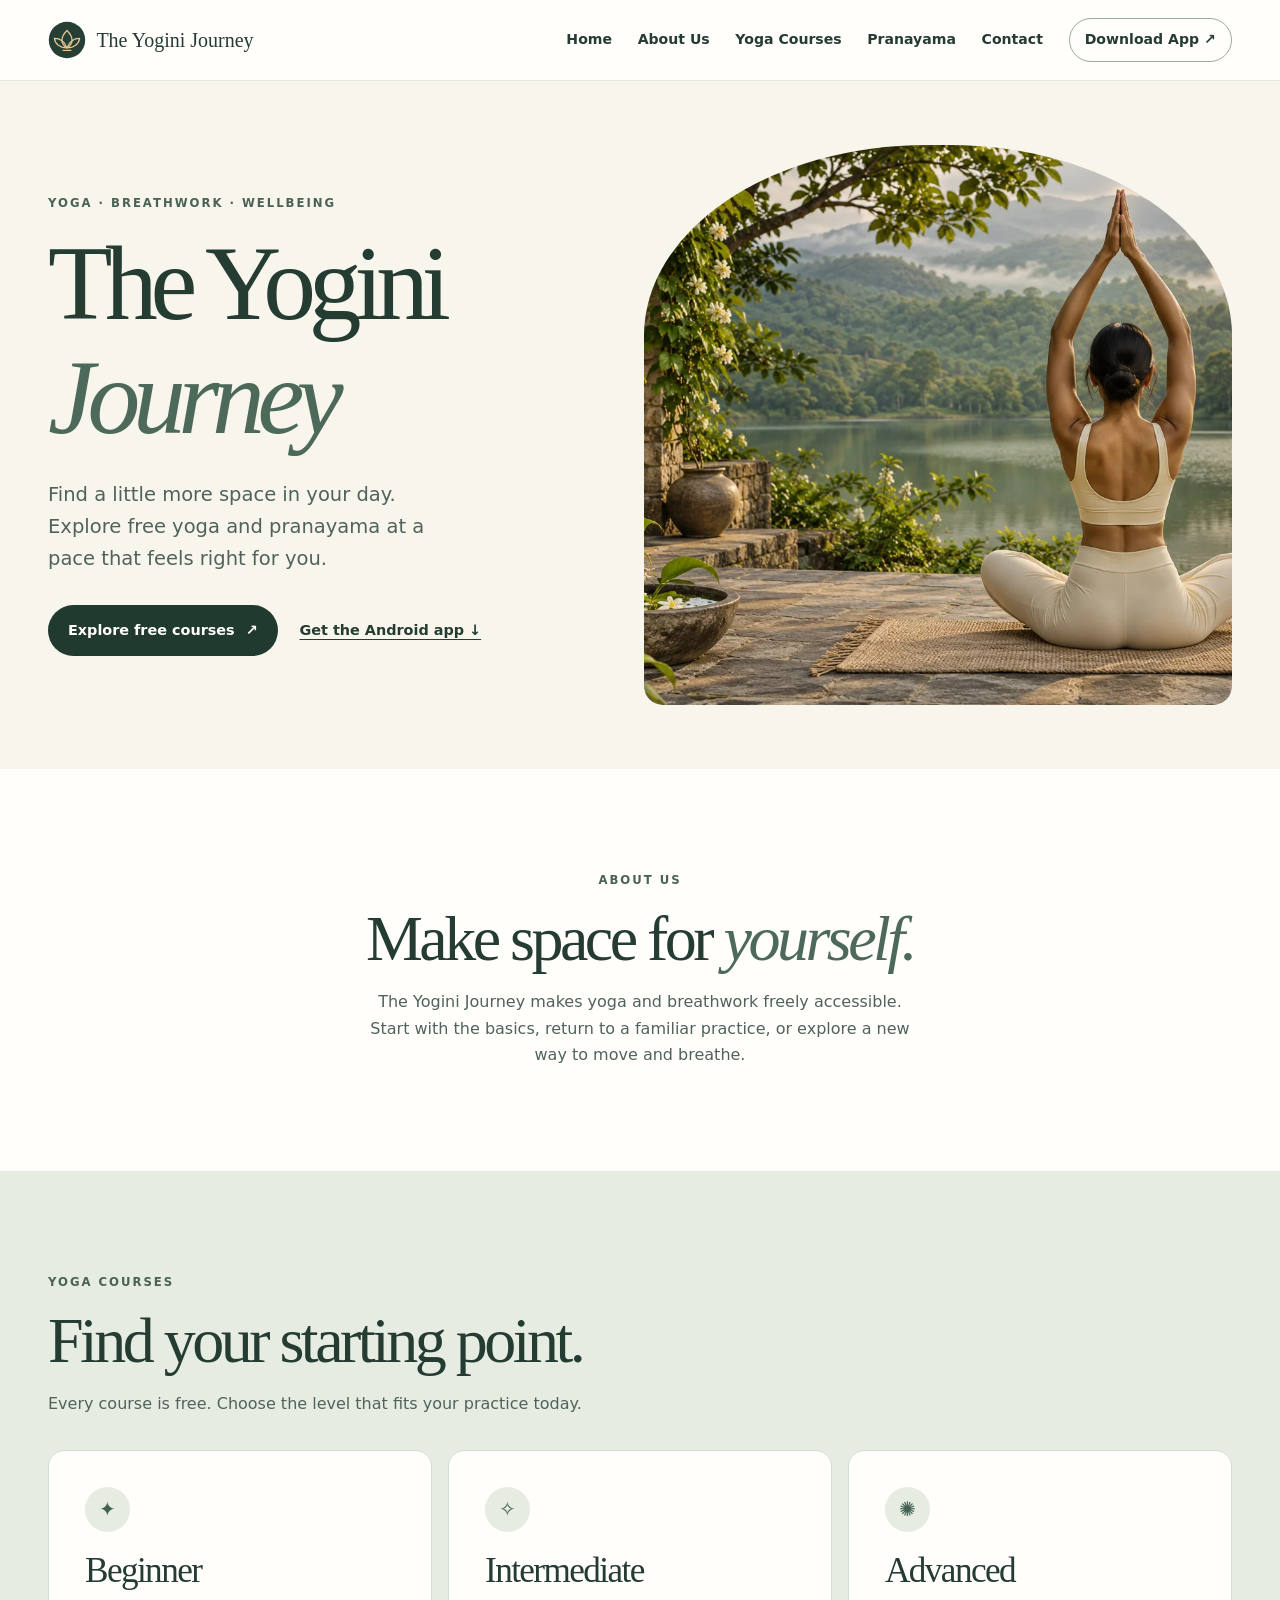
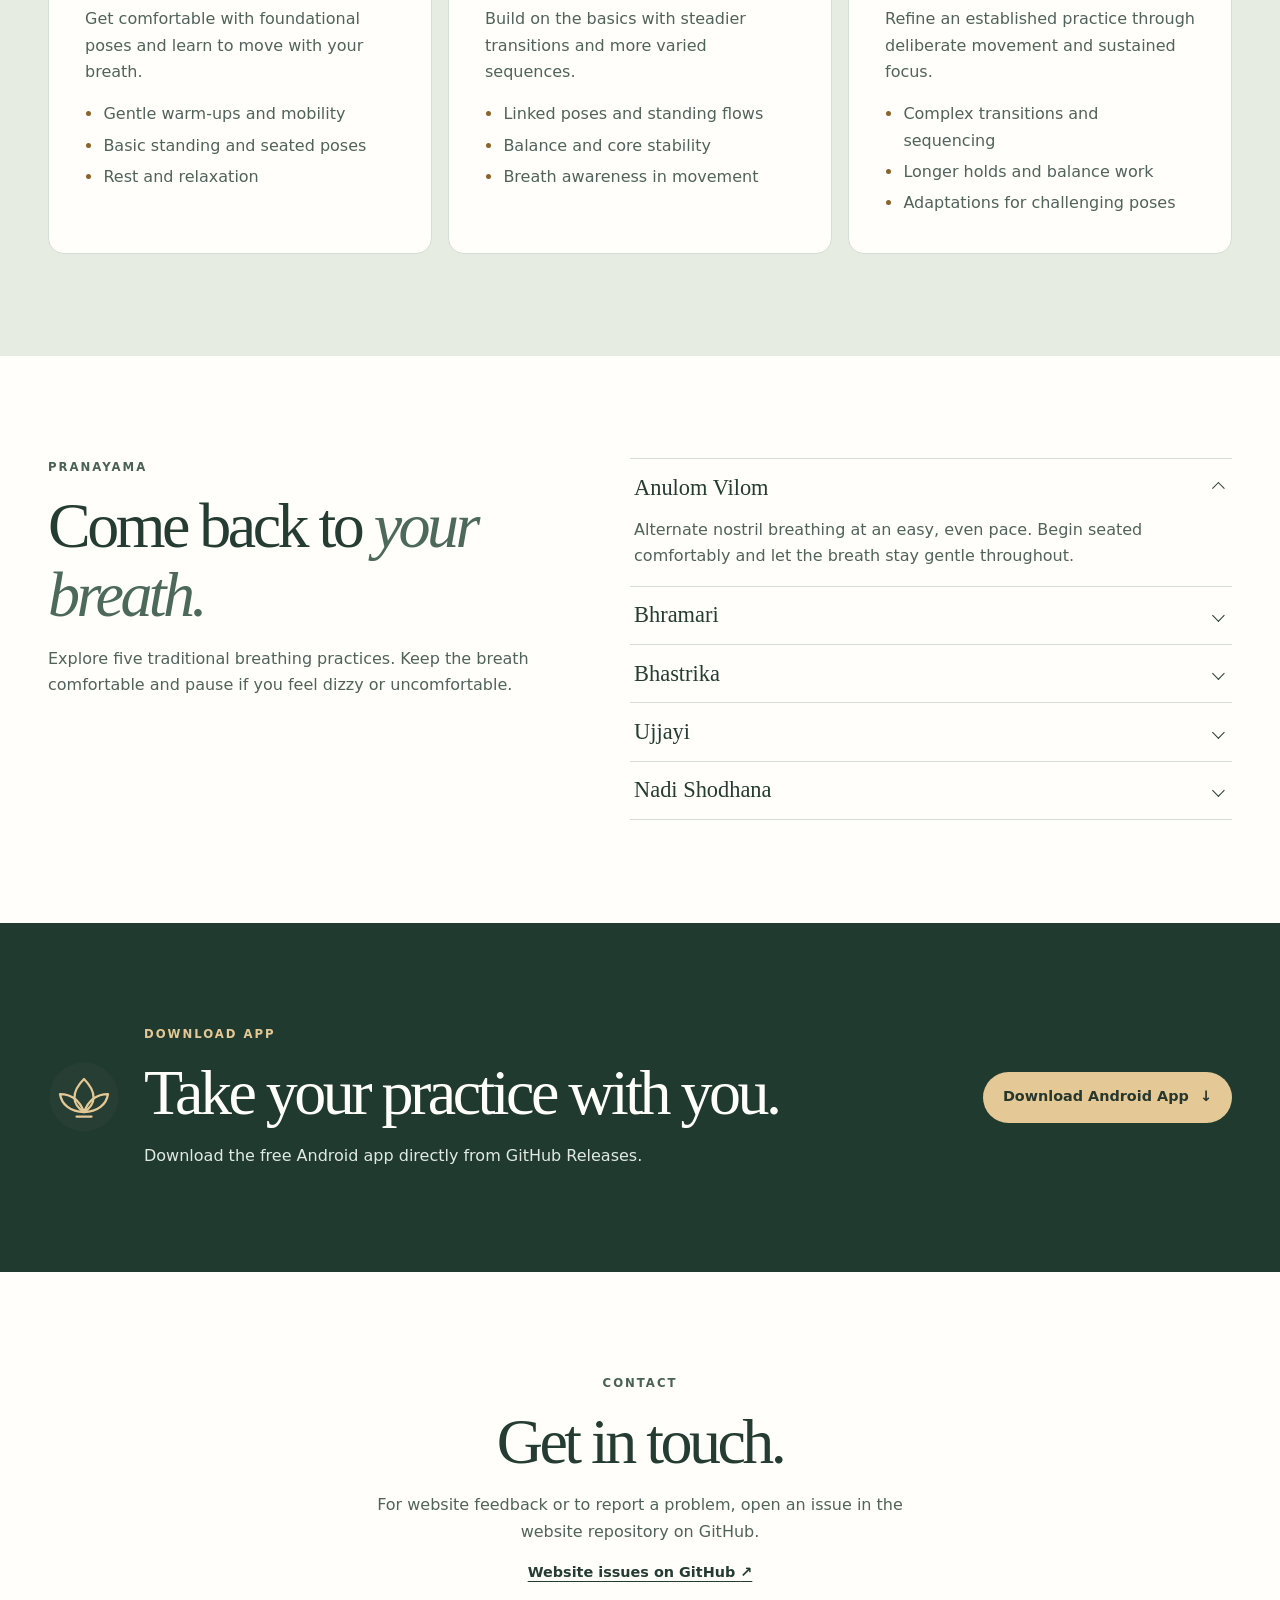
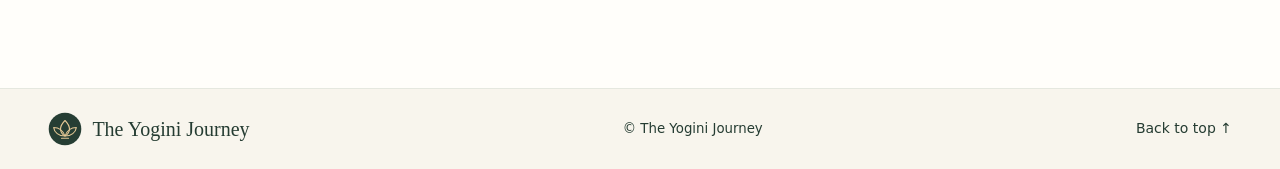
<file: index.html>
<!doctype html>
<html lang="en">
<head>
  <meta charset="utf-8">
  <meta name="viewport" content="width=device-width, initial-scale=1">
  <meta name="description" content="Explore free beginner, intermediate and advanced yoga courses, learn about five pranayama practices, and download The Yogini Journey Android app.">
  <meta name="theme-color" content="#203a30">
  <link rel="canonical" href="https://topwalpriyanka42-sys.github.io/the-yogini-journey-website/">
  <meta property="og:title" content="The Yogini Journey">
  <meta property="og:description" content="Free yoga, pranayama and mindful movement for every stage of your practice.">
  <meta property="og:type" content="website">
  <meta property="og:image" content="https://topwalpriyanka42-sys.github.io/the-yogini-journey-website/assets/yoga-lake.webp">
  <title>The Yogini Journey | Free Yoga &amp; Pranayama</title>
  <link rel="icon" href="assets/lotus.svg" type="image/svg+xml">
  <link rel="stylesheet" href="styles.css">
  <script src="script.js" defer></script>
</head>
<body>
  <a class="skip" href="#main">Skip to content</a>
  <header class="header" id="home">
    <div class="wrap header-inner">
      <a class="brand" href="#home"><img src="assets/lotus.svg" width="38" height="38" alt="">The Yogini Journey</a>
      <button class="menu-toggle" type="button" aria-controls="navigation" aria-expanded="false" hidden>Menu</button>
      <nav id="navigation" aria-label="Main navigation">
        <a href="#home">Home</a><a href="#about">About Us</a><a href="#courses">Yoga Courses</a>
        <a href="#pranayama">Pranayama</a><a href="#contact">Contact</a>
        <a class="nav-download" href="#download">Download App <span aria-hidden="true">↗</span></a>
      </nav>
    </div>
  </header>
  <main id="main">
    <section class="hero" aria-labelledby="hero-title">
      <div class="wrap hero-inner">
        <div class="hero-copy">
          <p class="eyebrow">Yoga · Breathwork · Wellbeing</p>
          <h1 id="hero-title">The Yogini<br><em>Journey</em></h1>
          <p>Find a little more space in your day. Explore free yoga and pranayama at a pace that feels right for you.</p>
          <div class="actions">
            <a class="button" href="#courses">Explore free courses <span aria-hidden="true">↗</span></a>
            <a class="text-link" href="#download">Get the Android app <span aria-hidden="true">↓</span></a>
          </div>
        </div>
        <img class="hero-image" src="assets/yoga-lake.webp" width="1200" height="800" fetchpriority="high" alt="A woman practicing seated yoga beside a lake surrounded by forested hills">
      </div>
    </section>

    <section class="intro section wrap" id="about">
      <p class="eyebrow">About us</p>
      <h2>Make space for <em>yourself.</em></h2>
      <p>The Yogini Journey makes yoga and breathwork freely accessible. Start with the basics, return to a familiar practice, or explore a new way to move and breathe.</p>
    </section>

    <section class="section courses" id="courses">
      <div class="wrap">
        <div class="section-title"><p class="eyebrow">Yoga courses</p><h2>Find your starting point.</h2><p>Every course is free. Choose the level that fits your practice today.</p></div>
        <div class="card-grid">
          <article class="card"><span class="card-mark" aria-hidden="true">✦</span><h3>Beginner</h3><p>Get comfortable with foundational poses and learn to move with your breath.</p><ul><li>Gentle warm-ups and mobility</li><li>Basic standing and seated poses</li><li>Rest and relaxation</li></ul></article>
          <article class="card"><span class="card-mark" aria-hidden="true">✧</span><h3>Intermediate</h3><p>Build on the basics with steadier transitions and more varied sequences.</p><ul><li>Linked poses and standing flows</li><li>Balance and core stability</li><li>Breath awareness in movement</li></ul></article>
          <article class="card"><span class="card-mark" aria-hidden="true">✺</span><h3>Advanced</h3><p>Refine an established practice through deliberate movement and sustained focus.</p><ul><li>Complex transitions and sequencing</li><li>Longer holds and balance work</li><li>Adaptations for challenging poses</li></ul></article>
        </div>
      </div>
    </section>

    <section class="section wrap breath" id="pranayama">
      <div class="section-title"><p class="eyebrow">Pranayama</p><h2>Come back to <em>your breath.</em></h2><p>Explore five traditional breathing practices. Keep the breath comfortable and pause if you feel dizzy or uncomfortable.</p></div>
      <div class="breath-list">
        <details open><summary>Anulom Vilom</summary><p>Alternate nostril breathing at an easy, even pace. Begin seated comfortably and let the breath stay gentle throughout.</p></details>
        <details><summary>Bhramari</summary><p>Often called bee breath, Bhramari pairs a relaxed inhale with a soft humming sound on the exhale.</p></details>
        <details><summary>Bhastrika</summary><p>Known as bellows breath, Bhastrika uses active inhalations and exhalations. Learn this vigorous technique with a qualified instructor.</p></details>
        <details><summary>Ujjayi</summary><p>A gentle narrowing at the throat gives this breath its soft, ocean-like sound. It is often paired with steady movement in yoga.</p></details>
        <details><summary>Nadi Shodhana</summary><p>Another name for a family of alternate nostril practices. Traditions vary, and some use specific counts or breath holds. Begin with a comfortable rhythm and seek instruction before adding holds.</p></details>
      </div>
    </section>

    <section class="section download" id="download">
      <div class="wrap download-inner">
        <img src="assets/lotus.svg" width="72" height="72" alt="">
        <div><p class="eyebrow">Download App</p><h2>Take your practice with you.</h2><p>Download the free Android app directly from GitHub Releases.</p></div>
        <a class="button button-gold" href="https://github.com/topwalpriyanka42-sys/yogini-journey-app/releases/download/v0.1.8/The-Yogini-Journey-Firebase-0.1.8.1.apk">Download Android App <span aria-hidden="true">↓</span></a>
      </div>
    </section>

    <section class="section wrap contact" id="contact">
      <p class="eyebrow">Contact</p><h2>Get in touch.</h2>
      <p>For website feedback or to report a problem, open an issue in the website repository on GitHub.</p>
      <a class="text-link" href="https://github.com/topwalpriyanka42-sys/the-yogini-journey-website/issues">Website issues on GitHub <span aria-hidden="true">↗</span></a>
    </section>
  </main>
  <footer class="footer">
    <div class="wrap footer-inner">
      <a class="brand" href="#home"><img src="assets/lotus.svg" width="34" height="34" alt="">The Yogini Journey</a>
      <small>© The Yogini Journey</small>
      <a href="#home">Back to top <span aria-hidden="true">↑</span></a>
    </div>
  </footer>
</body>
</html>
</file>
<file: styles.css>
:root {
  color-scheme: light;
  --cream: #f8f5ed;
  --white: #fffefa;
  --forest: #203a30;
  --text: #253c32;
  --muted: #50635a;
  --sage: #e6ece2;
  --line: #d4ded3;
  --gold: #e4c895;
  --serif: Georgia, 'Times New Roman', serif;
}

*, *::before, *::after { box-sizing: border-box; }
html { scroll-behavior: smooth; }
body { margin: 0; background: var(--white); color: var(--text); font: 1rem/1.65 system-ui, sans-serif; }
img { display: block; max-width: 100%; }
a { color: inherit; }
:focus-visible { outline: 2px solid #a77426; outline-offset: 4px; }
.wrap { width: min(100% - 3rem, 74rem); margin-inline: auto; }
.section { padding-block: clamp(3.5rem, 8vw, 7rem); }
h1, h2, h3 { font-family: var(--serif); font-weight: 400; line-height: 1.08; margin: 0; }
h1 { font-size: clamp(3.5rem, 8.25vw, 7.25rem); letter-spacing: -.07em; }
h2 { font-size: clamp(2.35rem, 5vw, 4.25rem); letter-spacing: -.055em; }
h3 { font-size: clamp(1.65rem, 3vw, 2.2rem); letter-spacing: -.045em; }
em { color: #4c695a; font-weight: inherit; }
p { margin: 0; }
h2 + p, h3 + p { margin-top: 1rem; }
.eyebrow { margin-bottom: .85rem; font-size: .73rem; font-weight: 750; letter-spacing: .17em; text-transform: uppercase; color: #496254; }
.skip { position: absolute; top: .5rem; left: .5rem; z-index: 5; background: var(--white); padding: .7rem; transform: translateY(-180%); }
.skip:focus { transform: none; }

.header { background: var(--white); border-bottom: 1px solid #e5e8df; }
.header-inner, .footer-inner { display: flex; align-items: center; justify-content: space-between; gap: 1rem; min-height: 5rem; }
.brand { display: inline-flex; align-items: center; gap: .65rem; font: 1.25rem/1.2 var(--serif); text-decoration: none; white-space: nowrap; }
nav { display: flex; align-items: center; gap: clamp(.7rem, 2vw, 1.7rem); font-size: .88rem; font-weight: 650; }
nav a, .footer a { text-decoration: none; }
nav a:hover, .footer a:hover { text-decoration: underline; text-underline-offset: .2em; }
.nav-download { padding: .6rem .95rem; border: 1px solid #9bac9e; border-radius: 2rem; }
.menu-toggle { display: none; font: inherit; color: var(--forest); background: transparent; border: 1px solid #9bac9e; border-radius: 2rem; padding: .45rem .85rem; cursor: pointer; }

.hero { background: var(--cream); }
.hero-inner { display: grid; grid-template-columns: .95fr 1.05fr; align-items: center; gap: clamp(2rem, 5vw, 5rem); padding-block: clamp(2.25rem, 5vw, 4.5rem); }
.hero-copy > h1 + p { max-width: 31ch; margin-top: 1.5rem; color: var(--muted); font-size: clamp(1rem, 2vw, 1.22rem); }
.hero-image { width: 100%; height: auto; aspect-ratio: 1.05; object-fit: cover; border-radius: 48% 48% 1.2rem 1.2rem / 34% 34% 1.2rem 1.2rem; background: var(--sage); }
.actions { display: flex; align-items: center; flex-wrap: wrap; gap: .85rem 1.35rem; margin-top: 1.85rem; }
.button { display: inline-flex; justify-content: center; align-items: center; gap: .7rem; padding: .85rem 1.25rem; border-radius: 2rem; background: var(--forest); color: var(--white); font-size: .9rem; font-weight: 700; text-align: center; text-decoration: none; }
.button:hover { background: #365849; }
.text-link { font-size: .9rem; font-weight: 700; text-underline-offset: .25em; }
.text-link:hover { color: #4c695a; }

.intro, .contact { max-width: 50rem; text-align: center; }
.intro > h2 + p, .contact > h2 + p { max-width: 54ch; margin-inline: auto; color: var(--muted); }
.courses { background: var(--sage); }
.section-title { max-width: 42rem; }
.section-title h2 + p { color: var(--muted); }
.card-grid { display: grid; grid-template-columns: repeat(3, 1fr); gap: 1rem; margin-top: 2rem; }
.card { padding: clamp(1.35rem, 3vw, 2.25rem); background: var(--white); border: 1px solid var(--line); border-radius: 1rem; }
.card-mark { display: grid; place-items: center; margin-bottom: 1.3rem; width: 2.8rem; height: 2.8rem; border-radius: 50%; background: var(--sage); color: #436252; font-size: 1.25rem; }
.card p, .card li { color: var(--muted); }
.card ul { padding-left: 1.15rem; margin-block: 1rem 0; }
.card li + li { margin-top: .3rem; }
.card li::marker { color: #8a632c; }

.breath { display: grid; grid-template-columns: .9fr 1.1fr; gap: clamp(2rem, 7vw, 6rem); }
.breath-list { border-top: 1px solid var(--line); }
details { border-bottom: 1px solid var(--line); }
summary { display: flex; align-items: center; justify-content: space-between; gap: .75rem; cursor: pointer; padding: .85rem .25rem; list-style: none; font: 1.4rem/1.35 var(--serif); }
summary::-webkit-details-marker { display: none; }
summary::after { content: ''; width: .55rem; height: .55rem; margin-right: .35rem; border-right: 1px solid currentColor; border-bottom: 1px solid currentColor; transform: rotate(45deg); }
details[open] summary::after { transform: rotate(225deg); }
details p { padding: 0 .25rem 1rem; color: var(--muted); }

.download { background: var(--forest); color: var(--white); }
.download-inner { display: grid; grid-template-columns: auto 1fr auto; align-items: center; gap: 1.5rem; }
.download .eyebrow { color: var(--gold); }
.download h2 + p { color: #e0eae2; }
.button-gold { background: var(--gold); color: #26382e; }
.button-gold:hover { background: #f3dcb3; }
.contact .text-link { display: inline-block; margin-top: 1rem; }
.footer { background: var(--cream); border-top: 1px solid #e5e8df; }
.footer-inner { flex-wrap: wrap; padding-block: .8rem; }
.footer-inner > a:last-child { font-size: .875rem; }

@media (max-width: 54rem) {
  nav { width: 100%; flex-wrap: wrap; padding-bottom: 1rem; }
  .header-inner { flex-wrap: wrap; padding-top: .65rem; }
  .menu-toggle:not([hidden]) { display: inline-block; }
  .menu-toggle[aria-expanded="false"]:not([hidden]) + nav { display: none; }
  .header-inner { padding-bottom: .65rem; }
  .download-inner { grid-template-columns: auto 1fr; }
  .download-inner .button { grid-column: 2; justify-self: start; }
}

@media (max-width: 40rem) {
  .wrap { width: calc(100% - 2rem); }
  .hero-inner, .card-grid, .breath { grid-template-columns: 1fr; }
  .hero-image { aspect-ratio: 1.23; max-height: 26rem; }
  nav { display: grid; gap: .5rem; }
  nav a { padding: .35rem .25rem; }
  .nav-download { width: fit-content; padding: .45rem .85rem; }
  .download-inner { grid-template-columns: 1fr; }
  .download-inner .button { grid-column: 1; }
  .footer-inner { column-gap: 1.5rem; }
}

@media (prefers-reduced-motion: reduce) {
  html { scroll-behavior: auto; }
}
</file>
